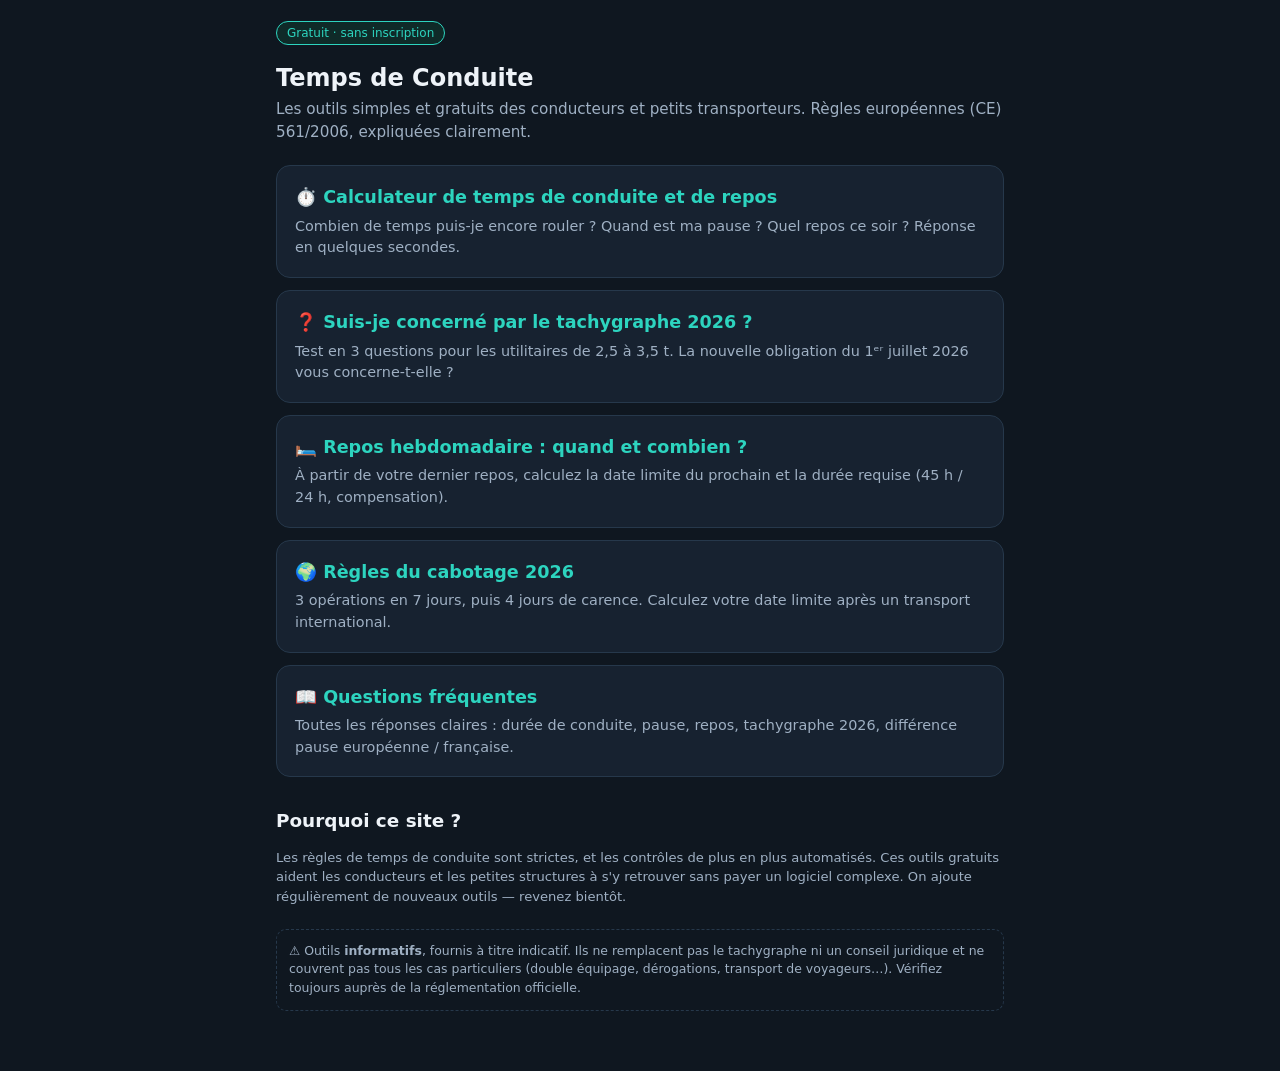
<file: index.html>
<!DOCTYPE html>
<html lang="fr">
<head>
<meta charset="utf-8">
<meta name="viewport" content="width=device-width, initial-scale=1">
<title>Temps de Conduite — outils gratuits pour chauffeurs et petits transporteurs</title>
<meta name="description" content="Outils gratuits pour les conducteurs et petits transporteurs : calculateur de temps de conduite et de repos, test tachygraphe 2026, repos hebdomadaire. Règles UE 561/2006, sans inscription.">
<meta name="google-site-verification" content="m5tZheMPXx12ikkaI63hbiEe6UUxqtiZB9ZfGpmZweg" />
<link rel="canonical" href="https://projet-outils.github.io/temps-de-conduite/">
<meta property="og:type" content="website">
<meta property="og:url" content="https://projet-outils.github.io/temps-de-conduite/">
<meta property="og:title" content="Temps de Conduite — outils gratuits chauffeurs & petits transporteurs">
<meta property="og:description" content="Calculateur de temps de conduite et de repos, test tachygraphe 2026, repos hebdomadaire, cabotage. Règles UE 561/2006. Gratuit, sans inscription.">
<meta property="og:image" content="https://projet-outils.github.io/temps-de-conduite/og.png">
<meta name="twitter:card" content="summary_large_image">
<link rel="stylesheet" href="style.css">
</head>
<body>
<div class="wrap">
  <span class="badge">Gratuit · sans inscription</span>
  <h1>Temps de Conduite</h1>
  <p class="sub">Les outils simples et gratuits des conducteurs et petits transporteurs. Règles européennes (CE) 561/2006, expliquées clairement.</p>

  <div class="tools">
    <a class="tool" href="calculateur-temps-conduite/">
      <h3>⏱️ Calculateur de temps de conduite et de repos</h3>
      <p>Combien de temps puis-je encore rouler ? Quand est ma pause ? Quel repos ce soir ? Réponse en quelques secondes.</p>
    </a>
    <a class="tool" href="tachygraphe-2026/">
      <h3>❓ Suis-je concerné par le tachygraphe 2026 ?</h3>
      <p>Test en 3 questions pour les utilitaires de 2,5 à 3,5 t. La nouvelle obligation du 1ᵉʳ juillet 2026 vous concerne-t-elle ?</p>
    </a>
    <a class="tool" href="repos-hebdomadaire/">
      <h3>🛏️ Repos hebdomadaire : quand et combien ?</h3>
      <p>À partir de votre dernier repos, calculez la date limite du prochain et la durée requise (45 h / 24 h, compensation).</p>
    </a>
    <a class="tool" href="cabotage/">
      <h3>🌍 Règles du cabotage 2026</h3>
      <p>3 opérations en 7 jours, puis 4 jours de carence. Calculez votre date limite après un transport international.</p>
    </a>
    <a class="tool" href="faq/">
      <h3>📖 Questions fréquentes</h3>
      <p>Toutes les réponses claires : durée de conduite, pause, repos, tachygraphe 2026, différence pause européenne / française.</p>
    </a>
  </div>

  <h2 class="sec">Pourquoi ce site ?</h2>
  <p class="note">Les règles de temps de conduite sont strictes, et les contrôles de plus en plus automatisés. Ces outils gratuits aident les conducteurs et les petites structures à s'y retrouver sans payer un logiciel complexe. On ajoute régulièrement de nouveaux outils — revenez bientôt.</p>

  <div class="disc">
    ⚠️ Outils <b>informatifs</b>, fournis à titre indicatif. Ils ne remplacent pas le tachygraphe ni un conseil juridique et ne couvrent pas tous les cas particuliers (double équipage, dérogations, transport de voyageurs…). Vérifiez toujours auprès de la réglementation officielle.
  </div>
</div>
<script data-goatcounter="https://tempsdeconduite.goatcounter.com/count" async src="//gc.zgo.at/count.js"></script>
</body>
</html>
</file>
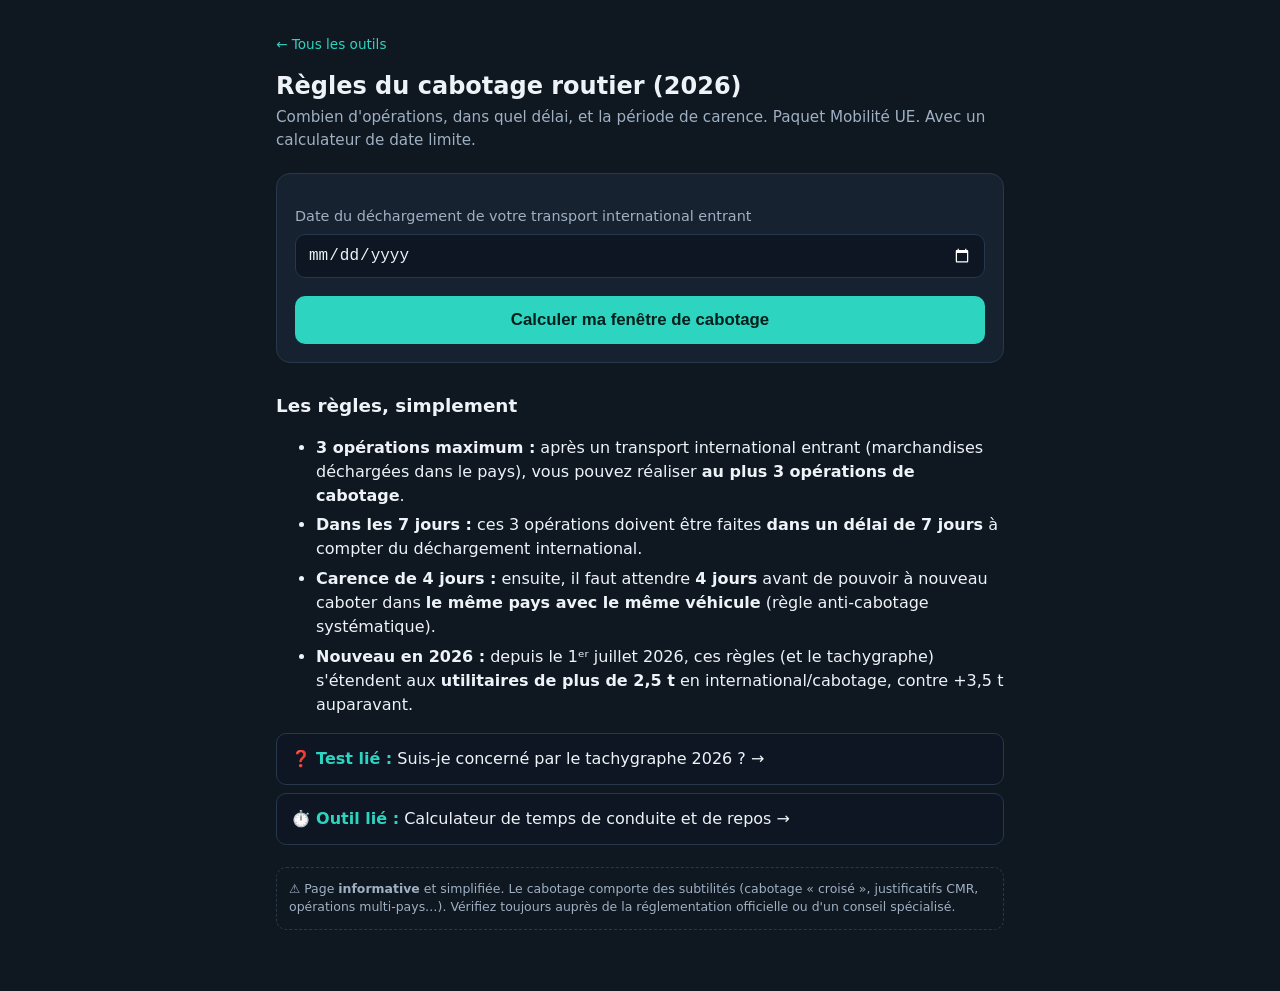
<file: cabotage/index.html>
<!DOCTYPE html>
<html lang="fr">
<head>
<meta charset="utf-8">
<meta name="viewport" content="width=device-width, initial-scale=1">
<title>Règles du cabotage 2026 : 3 opérations, 7 jours, carence 4 jours (calculateur)</title>
<meta name="description" content="Comprendre le cabotage routier en 2026 : maximum 3 opérations dans les 7 jours après un transport international, puis 4 jours de carence. Calculez votre date limite gratuitement. Paquet Mobilité UE.">
<link rel="canonical" href="https://projet-outils.github.io/temps-de-conduite/cabotage/">
<meta property="og:type" content="website">
<meta property="og:url" content="https://projet-outils.github.io/temps-de-conduite/cabotage/">
<meta property="og:title" content="Règles du cabotage 2026 : 3 opérations, 7 jours, carence 4 jours">
<meta property="og:description" content="Comprendre le cabotage routier en 2026 et calculer votre date limite. Paquet Mobilité UE. Gratuit.">
<meta property="og:image" content="https://projet-outils.github.io/temps-de-conduite/og.png">
<meta name="twitter:card" content="summary_large_image">
<link rel="stylesheet" href="../style.css">
</head>
<body>
<div class="wrap">
  <p class="nav"><a href="../">← Tous les outils</a></p>
  <h1>Règles du cabotage routier (2026)</h1>
  <p class="sub">Combien d'opérations, dans quel délai, et la période de carence. Paquet Mobilité UE. Avec un calculateur de date limite.</p>

  <div class="card">
    <label for="dech">Date du déchargement de votre transport international entrant</label>
    <input id="dech" type="date">
    <button class="btn" onclick="calc()">Calculer ma fenêtre de cabotage</button>
    <div id="res" class="res">
      <div id="fin" class="stat" style="margin-top:14px"></div>
      <div id="carence" class="stat"></div>
      <p class="note" id="resume"></p>
    </div>
  </div>

  <h2 class="sec">Les règles, simplement</h2>
  <ul class="rules">
    <li><b>3 opérations maximum :</b> après un transport international entrant (marchandises déchargées dans le pays), vous pouvez réaliser <b>au plus 3 opérations de cabotage</b>.</li>
    <li><b>Dans les 7 jours :</b> ces 3 opérations doivent être faites <b>dans un délai de 7 jours</b> à compter du déchargement international.</li>
    <li><b>Carence de 4 jours :</b> ensuite, il faut attendre <b>4 jours</b> avant de pouvoir à nouveau caboter dans <b>le même pays avec le même véhicule</b> (règle anti-cabotage systématique).</li>
    <li><b>Nouveau en 2026 :</b> depuis le 1ᵉʳ juillet 2026, ces règles (et le tachygraphe) s'étendent aux <b>utilitaires de plus de 2,5 t</b> en international/cabotage, contre +3,5 t auparavant.</li>
  </ul>

  <a class="cross" href="../tachygraphe-2026/">❓ <b>Test lié :</b> Suis-je concerné par le tachygraphe 2026 ? →</a>
  <a class="cross" href="../calculateur-temps-conduite/">⏱️ <b>Outil lié :</b> Calculateur de temps de conduite et de repos →</a>

  <div class="disc">
    ⚠️ Page <b>informative</b> et simplifiée. Le cabotage comporte des subtilités (cabotage « croisé », justificatifs CMR, opérations multi-pays…). Vérifiez toujours auprès de la réglementation officielle ou d'un conseil spécialisé.
  </div>
</div>

<script>
function fmtDate(d){return d.toLocaleDateString('fr-FR',{weekday:'long',day:'numeric',month:'long',year:'numeric'});}
function setStat(id,cls,label,value,sub){
  document.getElementById(id).innerHTML='<div><b>'+label+'</b>'+(sub?'<small>'+sub+'</small>':'')+'</div><div class="v '+cls+'">'+value+'</div>';
}
function calc(){
  var v=document.getElementById('dech').value;
  if(!v){ alert('Indiquez la date de déchargement de votre transport international.'); return; }
  var d=new Date(v+'T12:00:00');
  var fin=new Date(d.getTime()+7*86400000);
  var finCarence=new Date(fin.getTime()+4*86400000);
  setStat('fin','wn','Vos 3 opérations doivent être finies avant le', fmtDate(fin), '7 jours après le déchargement international');
  setStat('carence','ok','Nouveau cabotage possible (même pays/véhicule) à partir du', fmtDate(finCarence), 'Après 4 jours de carence');
  document.getElementById('resume').textContent='➡️ Fenêtre des 3 opérations : du déchargement au '+fmtDate(fin)+'. Puis 4 jours sans caboter dans ce pays avec ce véhicule.';
  document.getElementById('res').classList.add('show');
}
</script>
<script data-goatcounter="https://tempsdeconduite.goatcounter.com/count" async src="//gc.zgo.at/count.js"></script>
</body>
</html>
</file>
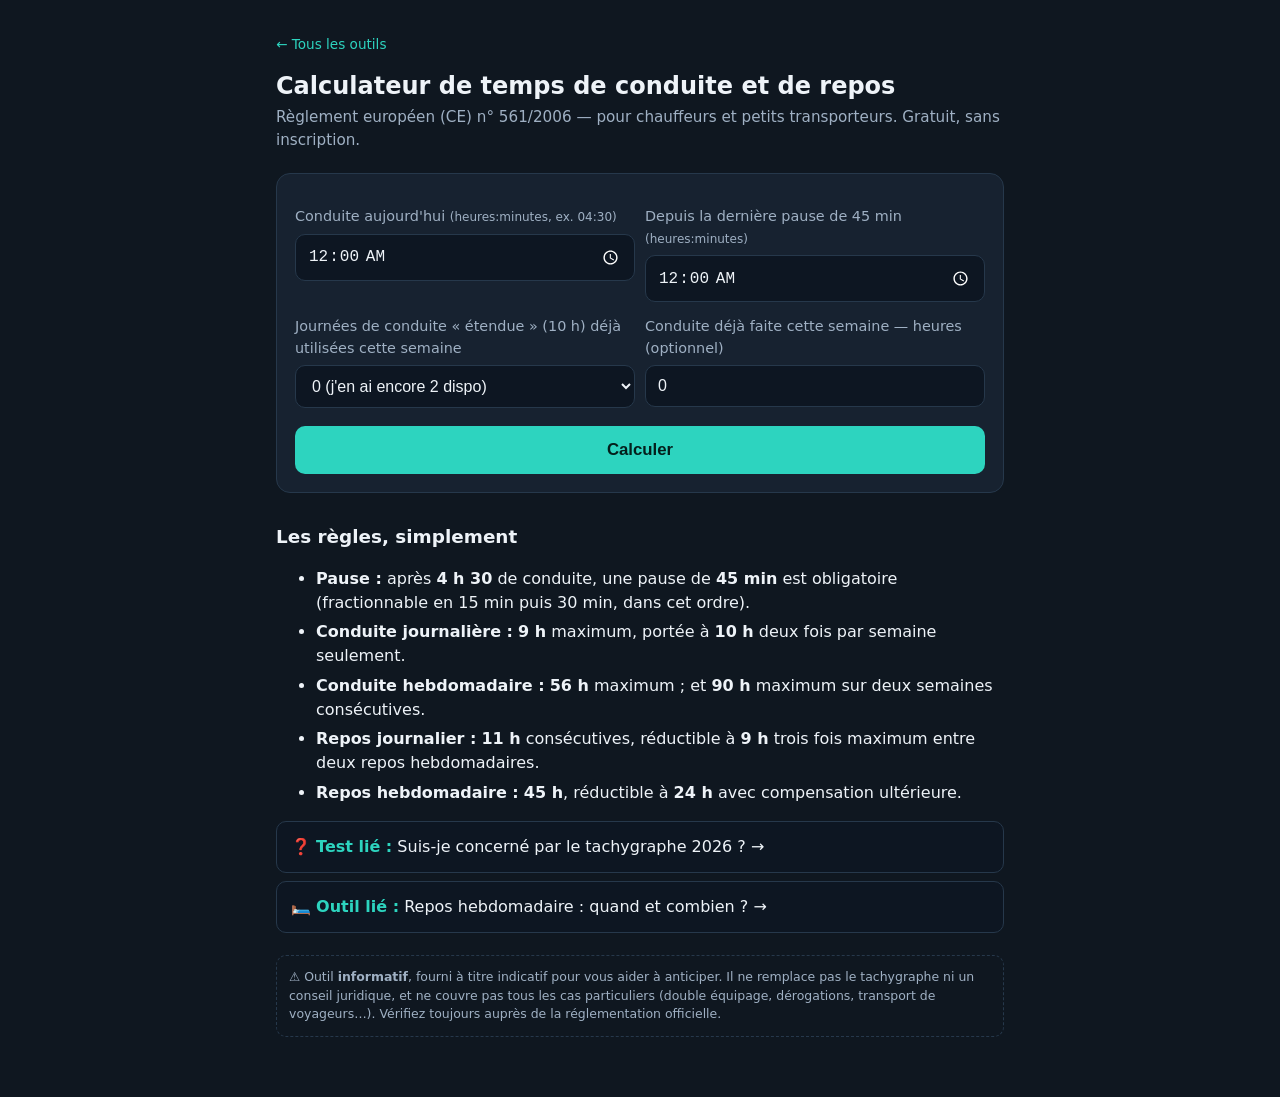
<file: calculateur-temps-conduite/index.html>
<!DOCTYPE html>
<html lang="fr">
<head>
<meta charset="utf-8">
<meta name="viewport" content="width=device-width, initial-scale=1">
<title>Calculateur de temps de conduite et de repos (règles UE 561/2006) — gratuit</title>
<meta name="description" content="Calculez gratuitement votre temps de conduite restant, votre prochaine pause obligatoire et votre repos journalier selon la réglementation européenne 561/2006. Outil simple pour chauffeurs et petits transporteurs.">
<link rel="canonical" href="https://projet-outils.github.io/temps-de-conduite/calculateur-temps-conduite/">
<meta property="og:type" content="website">
<meta property="og:url" content="https://projet-outils.github.io/temps-de-conduite/calculateur-temps-conduite/">
<meta property="og:title" content="Calculateur de temps de conduite et de repos (UE 561/2006)">
<meta property="og:description" content="Combien de temps puis-je encore rouler ? Quand prendre ma pause ? Outil gratuit, sans inscription.">
<meta property="og:image" content="https://projet-outils.github.io/temps-de-conduite/og.png">
<meta name="twitter:card" content="summary_large_image">
<link rel="stylesheet" href="../style.css">
</head>
<body>
<div class="wrap">
  <p class="nav"><a href="../">← Tous les outils</a></p>
  <h1>Calculateur de temps de conduite et de repos</h1>
  <p class="sub">Règlement européen (CE) n° 561/2006 — pour chauffeurs et petits transporteurs. Gratuit, sans inscription.</p>

  <div class="card">
    <div class="row">
      <div class="fld">
        <label for="d">Conduite aujourd'hui <small>(heures:minutes, ex. 04:30)</small></label>
        <input id="d" type="time" value="00:00" step="60">
      </div>
      <div class="fld">
        <label for="c">Depuis la dernière pause de 45 min <small>(heures:minutes)</small></label>
        <input id="c" type="time" value="00:00" step="60">
      </div>
    </div>
    <div class="row">
      <div class="fld">
        <label for="ext">Journées de conduite « étendue » (10 h) déjà utilisées cette semaine</label>
        <select id="ext">
          <option value="0">0 (j'en ai encore 2 dispo)</option>
          <option value="1">1 (encore 1 dispo)</option>
          <option value="2">2 (plus dispo cette semaine)</option>
        </select>
      </div>
      <div class="fld">
        <label for="wk">Conduite déjà faite cette semaine — heures (optionnel)</label>
        <input id="wk" type="number" min="0" max="56" value="0" inputmode="numeric">
      </div>
    </div>
    <button class="btn" onclick="calc()">Calculer</button>
  </div>

  <div id="res" class="res">
    <div class="card">
      <div id="pause" class="stat"></div>
      <div id="jour" class="stat"></div>
      <div id="hebdo" class="stat"></div>
      <div id="repos" class="stat"></div>
      <p class="note" id="resume"></p>
    </div>
  </div>

  <h2 class="sec">Les règles, simplement</h2>
  <ul class="rules">
    <li><b>Pause :</b> après <b>4 h 30</b> de conduite, une pause de <b>45 min</b> est obligatoire (fractionnable en 15 min puis 30 min, dans cet ordre).</li>
    <li><b>Conduite journalière :</b> <b>9 h</b> maximum, portée à <b>10 h</b> deux fois par semaine seulement.</li>
    <li><b>Conduite hebdomadaire :</b> <b>56 h</b> maximum ; et <b>90 h</b> maximum sur deux semaines consécutives.</li>
    <li><b>Repos journalier :</b> <b>11 h</b> consécutives, réductible à <b>9 h</b> trois fois maximum entre deux repos hebdomadaires.</li>
    <li><b>Repos hebdomadaire :</b> <b>45 h</b>, réductible à <b>24 h</b> avec compensation ultérieure.</li>
  </ul>

  <a class="cross" href="../tachygraphe-2026/">❓ <b>Test lié :</b> Suis-je concerné par le tachygraphe 2026 ? →</a>
  <a class="cross" href="../repos-hebdomadaire/">🛏️ <b>Outil lié :</b> Repos hebdomadaire : quand et combien ? →</a>

  <div class="disc">
    ⚠️ Outil <b>informatif</b>, fourni à titre indicatif pour vous aider à anticiper. Il ne remplace pas le tachygraphe ni un conseil juridique, et ne couvre pas tous les cas particuliers (double équipage, dérogations, transport de voyageurs…). Vérifiez toujours auprès de la réglementation officielle.
  </div>
</div>

<script>
function tmin(v){if(!v)return 0;var p=(''+v).split(':');return (parseInt(p[0]||0,10)*60)+parseInt(p[1]||0,10);}
function fmt(min){if(min<0)min=0;var h=Math.floor(min/60),m=min%60;return ((h>0?h+' h ':'')+(m>0||h===0?m+' min':'')).trim();}
function setStat(id,cls,label,value,sub){
  document.getElementById(id).innerHTML='<div><b>'+label+'</b>'+(sub?'<small>'+sub+'</small>':'')+'</div><div class="v '+cls+'">'+value+'</div>';
}
function calc(){
  var jour=tmin(document.getElementById('d').value);
  var cont=tmin(document.getElementById('c').value);
  var ext=parseInt(document.getElementById('ext').value,10);
  var wk=parseInt(document.getElementById('wk').value||0,10)*60;

  var avantPause=270-cont;
  if(avantPause<=0) setStat('pause','bd','Pause obligatoire','MAINTENANT','Vous avez atteint 4 h 30 de conduite continue → 45 min de pause');
  else setStat('pause', avantPause<=45?'wn':'ok','Avant la pause de 45 min', fmt(avantPause), 'Conduite continue restante avant pause obligatoire');

  var limite = ext<2 ? 600 : 540;
  var resteJour = limite-jour;
  var subJour = ext<2 ? 'Limite 9 h, extensible à 10 h ('+(2-ext)+' restante(s) cette semaine)' : 'Limite 9 h (plus d\'extension dispo)';
  setStat('jour', resteJour<=0?'bd':(resteJour<=60?'wn':'ok'), 'Conduite restante aujourd\'hui', resteJour<=0?'0 — limite atteinte':fmt(resteJour), subJour);

  var resteHebdo=3360-(wk+jour);
  setStat('hebdo', resteHebdo<=0?'bd':(resteHebdo<=180?'wn':'ok'), 'Conduite restante cette semaine', resteHebdo<=0?'0 — limite 56 h atteinte':fmt(resteHebdo), 'Plafond hebdomadaire 56 h');

  setStat('repos','ok','Repos journalier requis','11 h','Réductible à 9 h, 3 fois max entre 2 repos hebdo');

  var dispo=Math.max(0,Math.min(resteJour,resteHebdo,avantPause<=0?0:avantPause));
  var resume;
  if(avantPause<=0) resume='➡️ Stop : prenez votre pause de 45 min avant de repartir.';
  else if(dispo<=0) resume='➡️ Vous avez atteint une limite — repos requis avant de reconduire.';
  else resume='➡️ Vous pouvez encore conduire environ '+fmt(dispo)+' avant la prochaine contrainte.';
  document.getElementById('resume').textContent=resume;

  document.getElementById('res').classList.add('show');
  document.getElementById('res').scrollIntoView({behavior:'smooth',block:'start'});
}
</script>
<script data-goatcounter="https://tempsdeconduite.goatcounter.com/count" async src="//gc.zgo.at/count.js"></script>
</body>
</html>
</file>
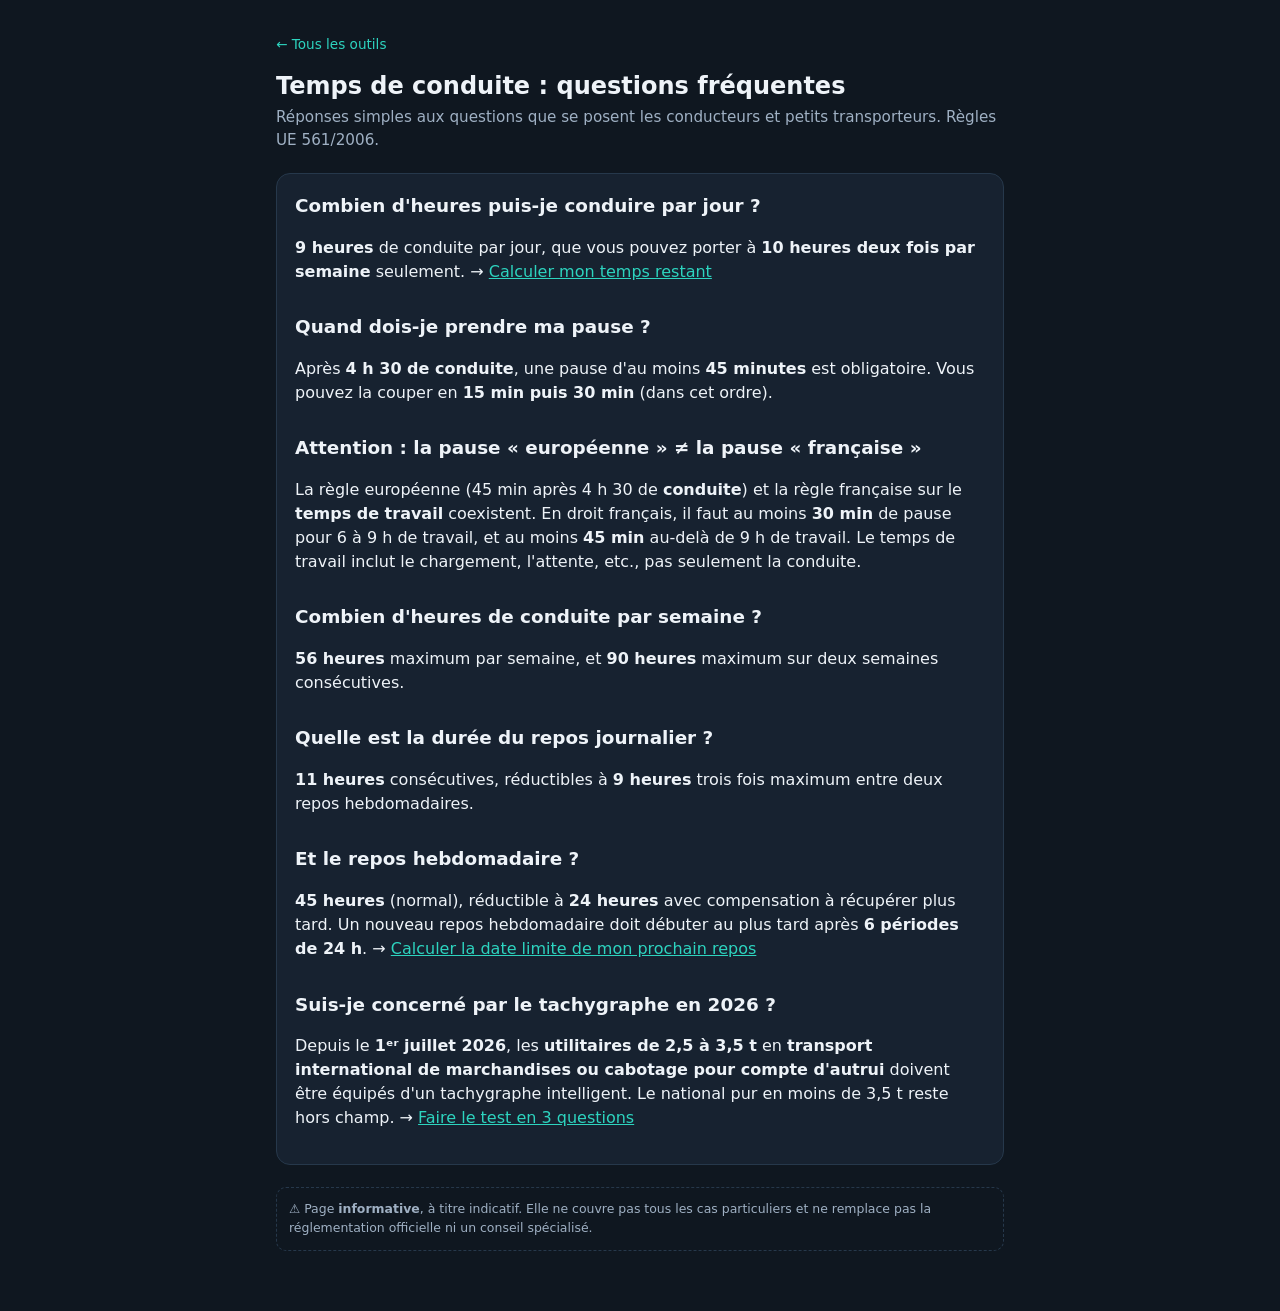
<file: faq/index.html>
<!DOCTYPE html>
<html lang="fr">
<head>
<meta charset="utf-8">
<meta name="viewport" content="width=device-width, initial-scale=1">
<title>Temps de conduite : questions fréquentes (durée, pause, repos, tachygraphe 2026)</title>
<meta name="description" content="Réponses claires aux questions fréquentes sur le temps de conduite : combien d'heures par jour, quand prendre sa pause, durée du repos, tachygraphe 2026, différence pause européenne et française. Règles UE 561/2006.">
<link rel="canonical" href="https://projet-outils.github.io/temps-de-conduite/faq/">
<meta property="og:type" content="website">
<meta property="og:url" content="https://projet-outils.github.io/temps-de-conduite/faq/">
<meta property="og:title" content="Temps de conduite : questions fréquentes (durée, pause, repos, tachy 2026)">
<meta property="og:description" content="Réponses claires aux questions fréquentes sur le temps de conduite. Règles UE 561/2006.">
<meta property="og:image" content="https://projet-outils.github.io/temps-de-conduite/og.png">
<meta name="twitter:card" content="summary_large_image">
<link rel="stylesheet" href="../style.css">
<script type="application/ld+json">
{
  "@context":"https://schema.org",
  "@type":"FAQPage",
  "mainEntity":[
    {"@type":"Question","name":"Combien d'heures puis-je conduire par jour ?","acceptedAnswer":{"@type":"Answer","text":"La conduite journalière est limitée à 9 heures, portée à 10 heures deux fois par semaine maximum."}},
    {"@type":"Question","name":"Quand dois-je prendre ma pause ?","acceptedAnswer":{"@type":"Answer","text":"Après 4 h 30 de conduite, une pause d'au moins 45 minutes est obligatoire. Elle peut être fractionnée en 15 minutes puis 30 minutes, dans cet ordre."}},
    {"@type":"Question","name":"Combien d'heures de conduite par semaine au maximum ?","acceptedAnswer":{"@type":"Answer","text":"56 heures maximum par semaine, et 90 heures maximum sur deux semaines consécutives."}},
    {"@type":"Question","name":"Quelle est la durée du repos journalier ?","acceptedAnswer":{"@type":"Answer","text":"11 heures consécutives, réductibles à 9 heures trois fois maximum entre deux repos hebdomadaires."}},
    {"@type":"Question","name":"Suis-je concerné par le tachygraphe en 2026 ?","acceptedAnswer":{"@type":"Answer","text":"Depuis le 1er juillet 2026, les utilitaires de 2,5 à 3,5 tonnes effectuant du transport international de marchandises ou du cabotage pour compte d'autrui doivent être équipés d'un tachygraphe intelligent. Le transport purement national en véhicule de moins de 3,5 tonnes reste hors champ."}}
  ]
}
</script>
</head>
<body>
<div class="wrap">
  <p class="nav"><a href="../">← Tous les outils</a></p>
  <h1>Temps de conduite : questions fréquentes</h1>
  <p class="sub">Réponses simples aux questions que se posent les conducteurs et petits transporteurs. Règles UE 561/2006.</p>

  <div class="card">
    <h2 class="sec" style="margin-top:0">Combien d'heures puis-je conduire par jour ?</h2>
    <p><b>9 heures</b> de conduite par jour, que vous pouvez porter à <b>10 heures deux fois par semaine</b> seulement. → <a href="../calculateur-temps-conduite/">Calculer mon temps restant</a></p>

    <h2 class="sec">Quand dois-je prendre ma pause ?</h2>
    <p>Après <b>4 h 30 de conduite</b>, une pause d'au moins <b>45 minutes</b> est obligatoire. Vous pouvez la couper en <b>15 min puis 30 min</b> (dans cet ordre).</p>

    <h2 class="sec">Attention : la pause « européenne » ≠ la pause « française »</h2>
    <p>La règle européenne (45 min après 4 h 30 de <b>conduite</b>) et la règle française sur le <b>temps de travail</b> coexistent. En droit français, il faut au moins <b>30 min</b> de pause pour 6 à 9 h de travail, et au moins <b>45 min</b> au-delà de 9 h de travail. Le temps de travail inclut le chargement, l'attente, etc., pas seulement la conduite.</p>

    <h2 class="sec">Combien d'heures de conduite par semaine ?</h2>
    <p><b>56 heures</b> maximum par semaine, et <b>90 heures</b> maximum sur deux semaines consécutives.</p>

    <h2 class="sec">Quelle est la durée du repos journalier ?</h2>
    <p><b>11 heures</b> consécutives, réductibles à <b>9 heures</b> trois fois maximum entre deux repos hebdomadaires.</p>

    <h2 class="sec">Et le repos hebdomadaire ?</h2>
    <p><b>45 heures</b> (normal), réductible à <b>24 heures</b> avec compensation à récupérer plus tard. Un nouveau repos hebdomadaire doit débuter au plus tard après <b>6 périodes de 24 h</b>. → <a href="../repos-hebdomadaire/">Calculer la date limite de mon prochain repos</a></p>

    <h2 class="sec">Suis-je concerné par le tachygraphe en 2026 ?</h2>
    <p>Depuis le <b>1ᵉʳ juillet 2026</b>, les <b>utilitaires de 2,5 à 3,5 t</b> en <b>transport international de marchandises ou cabotage pour compte d'autrui</b> doivent être équipés d'un tachygraphe intelligent. Le national pur en moins de 3,5 t reste hors champ. → <a href="../tachygraphe-2026/">Faire le test en 3 questions</a></p>
  </div>

  <div class="disc">
    ⚠️ Page <b>informative</b>, à titre indicatif. Elle ne couvre pas tous les cas particuliers et ne remplace pas la réglementation officielle ni un conseil spécialisé.
  </div>
</div>
<script data-goatcounter="https://tempsdeconduite.goatcounter.com/count" async src="//gc.zgo.at/count.js"></script>
</body>
</html>
</file>
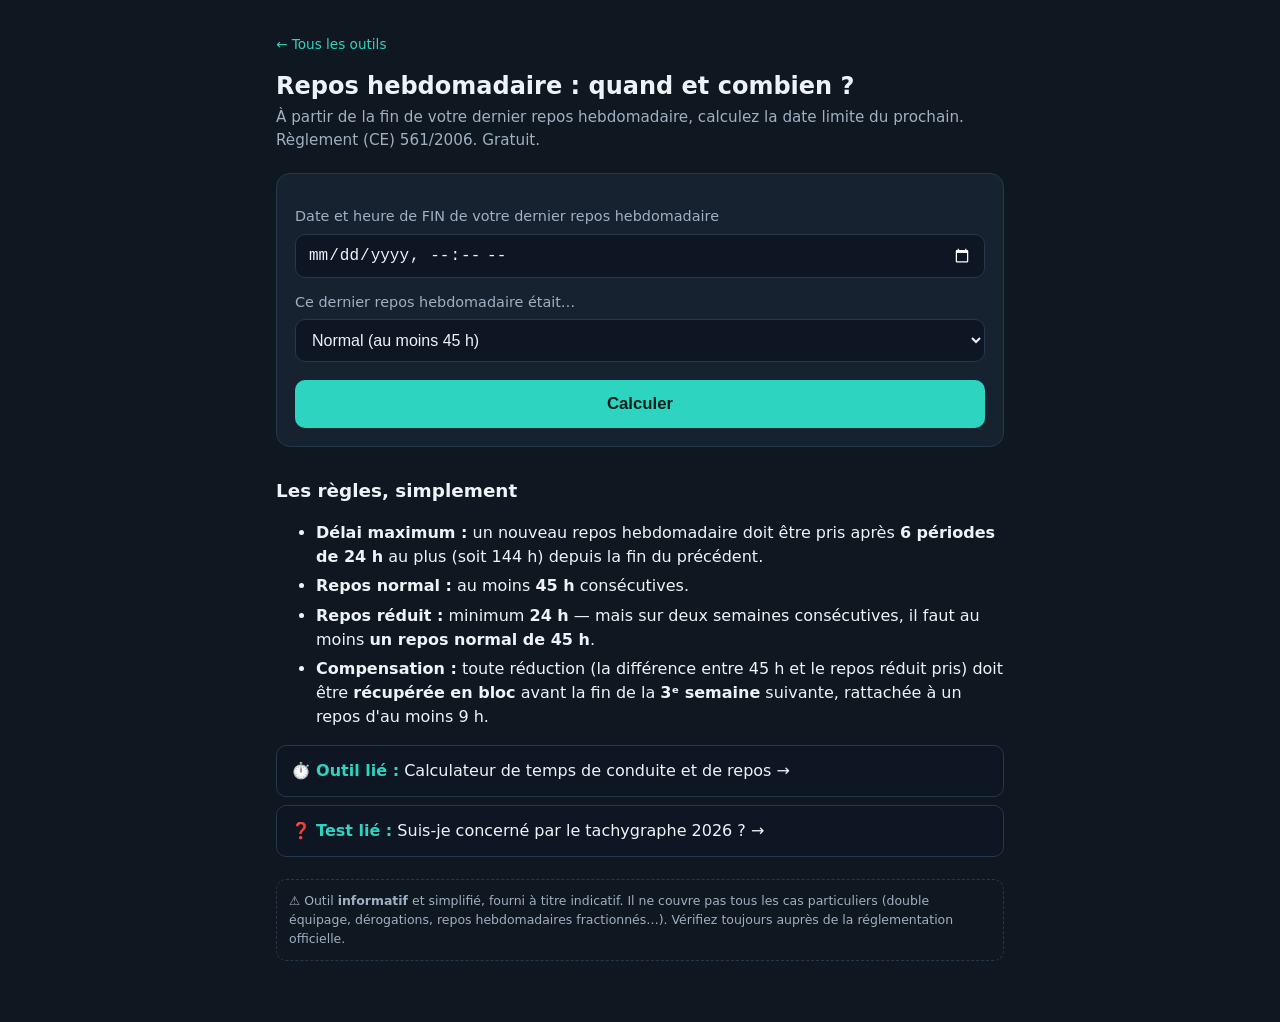
<file: repos-hebdomadaire/index.html>
<!DOCTYPE html>
<html lang="fr">
<head>
<meta charset="utf-8">
<meta name="viewport" content="width=device-width, initial-scale=1">
<title>Repos hebdomadaire : quand et combien ? (règles UE 561/2006) — calculateur gratuit</title>
<meta name="description" content="Calculez gratuitement la date limite de votre prochain repos hebdomadaire (maximum 6 périodes de 24 h) et la durée requise : 45 h normal, 24 h réduit avec compensation. Règles UE 561/2006.">
<link rel="canonical" href="https://projet-outils.github.io/temps-de-conduite/repos-hebdomadaire/">
<meta property="og:type" content="website">
<meta property="og:url" content="https://projet-outils.github.io/temps-de-conduite/repos-hebdomadaire/">
<meta property="og:title" content="Repos hebdomadaire : quand et combien ? (UE 561/2006)">
<meta property="og:description" content="Calculez la date limite de votre prochain repos hebdomadaire et la durée requise. Outil gratuit.">
<meta property="og:image" content="https://projet-outils.github.io/temps-de-conduite/og.png">
<meta name="twitter:card" content="summary_large_image">
<link rel="stylesheet" href="../style.css">
</head>
<body>
<div class="wrap">
  <p class="nav"><a href="../">← Tous les outils</a></p>
  <h1>Repos hebdomadaire : quand et combien ?</h1>
  <p class="sub">À partir de la fin de votre dernier repos hebdomadaire, calculez la date limite du prochain. Règlement (CE) 561/2006. Gratuit.</p>

  <div class="card">
    <label for="fin">Date et heure de FIN de votre dernier repos hebdomadaire</label>
    <input id="fin" type="datetime-local">
    <label for="type">Ce dernier repos hebdomadaire était…</label>
    <select id="type">
      <option value="normal">Normal (au moins 45 h)</option>
      <option value="reduit">Réduit (entre 24 h et 45 h)</option>
    </select>
    <button class="btn" onclick="calc()">Calculer</button>
  </div>

  <div id="res" class="res">
    <div class="card">
      <div id="deadline" class="stat"></div>
      <div id="duree" class="stat"></div>
      <div id="comp" class="stat"></div>
      <p class="note" id="resume"></p>
    </div>
  </div>

  <h2 class="sec">Les règles, simplement</h2>
  <ul class="rules">
    <li><b>Délai maximum :</b> un nouveau repos hebdomadaire doit être pris après <b>6 périodes de 24 h</b> au plus (soit 144 h) depuis la fin du précédent.</li>
    <li><b>Repos normal :</b> au moins <b>45 h</b> consécutives.</li>
    <li><b>Repos réduit :</b> minimum <b>24 h</b> — mais sur deux semaines consécutives, il faut au moins <b>un repos normal de 45 h</b>.</li>
    <li><b>Compensation :</b> toute réduction (la différence entre 45 h et le repos réduit pris) doit être <b>récupérée en bloc</b> avant la fin de la <b>3ᵉ semaine</b> suivante, rattachée à un repos d'au moins 9 h.</li>
  </ul>

  <a class="cross" href="../calculateur-temps-conduite/">⏱️ <b>Outil lié :</b> Calculateur de temps de conduite et de repos →</a>
  <a class="cross" href="../tachygraphe-2026/">❓ <b>Test lié :</b> Suis-je concerné par le tachygraphe 2026 ? →</a>

  <div class="disc">
    ⚠️ Outil <b>informatif</b> et simplifié, fourni à titre indicatif. Il ne couvre pas tous les cas particuliers (double équipage, dérogations, repos hebdomadaires fractionnés…). Vérifiez toujours auprès de la réglementation officielle.
  </div>
</div>

<script>
function setStat(id,cls,label,value,sub){
  document.getElementById(id).innerHTML='<div><b>'+label+'</b>'+(sub?'<small>'+sub+'</small>':'')+'</div><div class="v '+cls+'">'+value+'</div>';
}
function calc(){
  var v=document.getElementById('fin').value;
  if(!v){ alert('Indiquez la date et l\'heure de fin de votre dernier repos hebdomadaire.'); return; }
  var start=new Date(v);
  var deadline=new Date(start.getTime()+144*3600*1000); // 6 x 24 h
  var opts={weekday:'long',day:'numeric',month:'long',hour:'2-digit',minute:'2-digit'};
  var txt=deadline.toLocaleString('fr-FR',opts);

  setStat('deadline','wn','Prochain repos hebdo au plus tard', txt, 'Au maximum 6 périodes de 24 h après la fin du précédent');

  var type=document.getElementById('type').value;
  if(type==='reduit'){
    setStat('duree','ok','Durée du prochain repos','45 h','Après un repos réduit, le suivant doit être normal (45 h) sur 2 semaines consécutives');
    setStat('comp','wn','Compensation due','Oui','La réduction (45 h − durée prise) est à récupérer en bloc avant la fin de la 3ᵉ semaine suivante');
  } else {
    setStat('duree','ok','Durée minimale','24 h ou 45 h','45 h (normal) ou 24 h (réduit, à compenser)');
    setStat('comp','ok','Compensation due','Non','Le dernier repos était normal');
  }

  // jours/heures restants
  var now=new Date();
  var ms=deadline-now;
  var resume;
  if(isNaN(start.getTime())){ resume=''; }
  else if(ms<=0){ resume='➡️ Le délai est dépassé : un repos hebdomadaire est requis dès que possible.'; }
  else {
    var h=Math.floor(ms/3600000); var d=Math.floor(h/24); var hr=h%24;
    resume='➡️ Il vous reste environ '+(d>0?d+' j ':'')+hr+' h avant la date limite.';
  }
  document.getElementById('resume').textContent=resume;

  document.getElementById('res').classList.add('show');
  document.getElementById('res').scrollIntoView({behavior:'smooth',block:'start'});
}
</script>
<script data-goatcounter="https://tempsdeconduite.goatcounter.com/count" async src="//gc.zgo.at/count.js"></script>
</body>
</html>
</file>
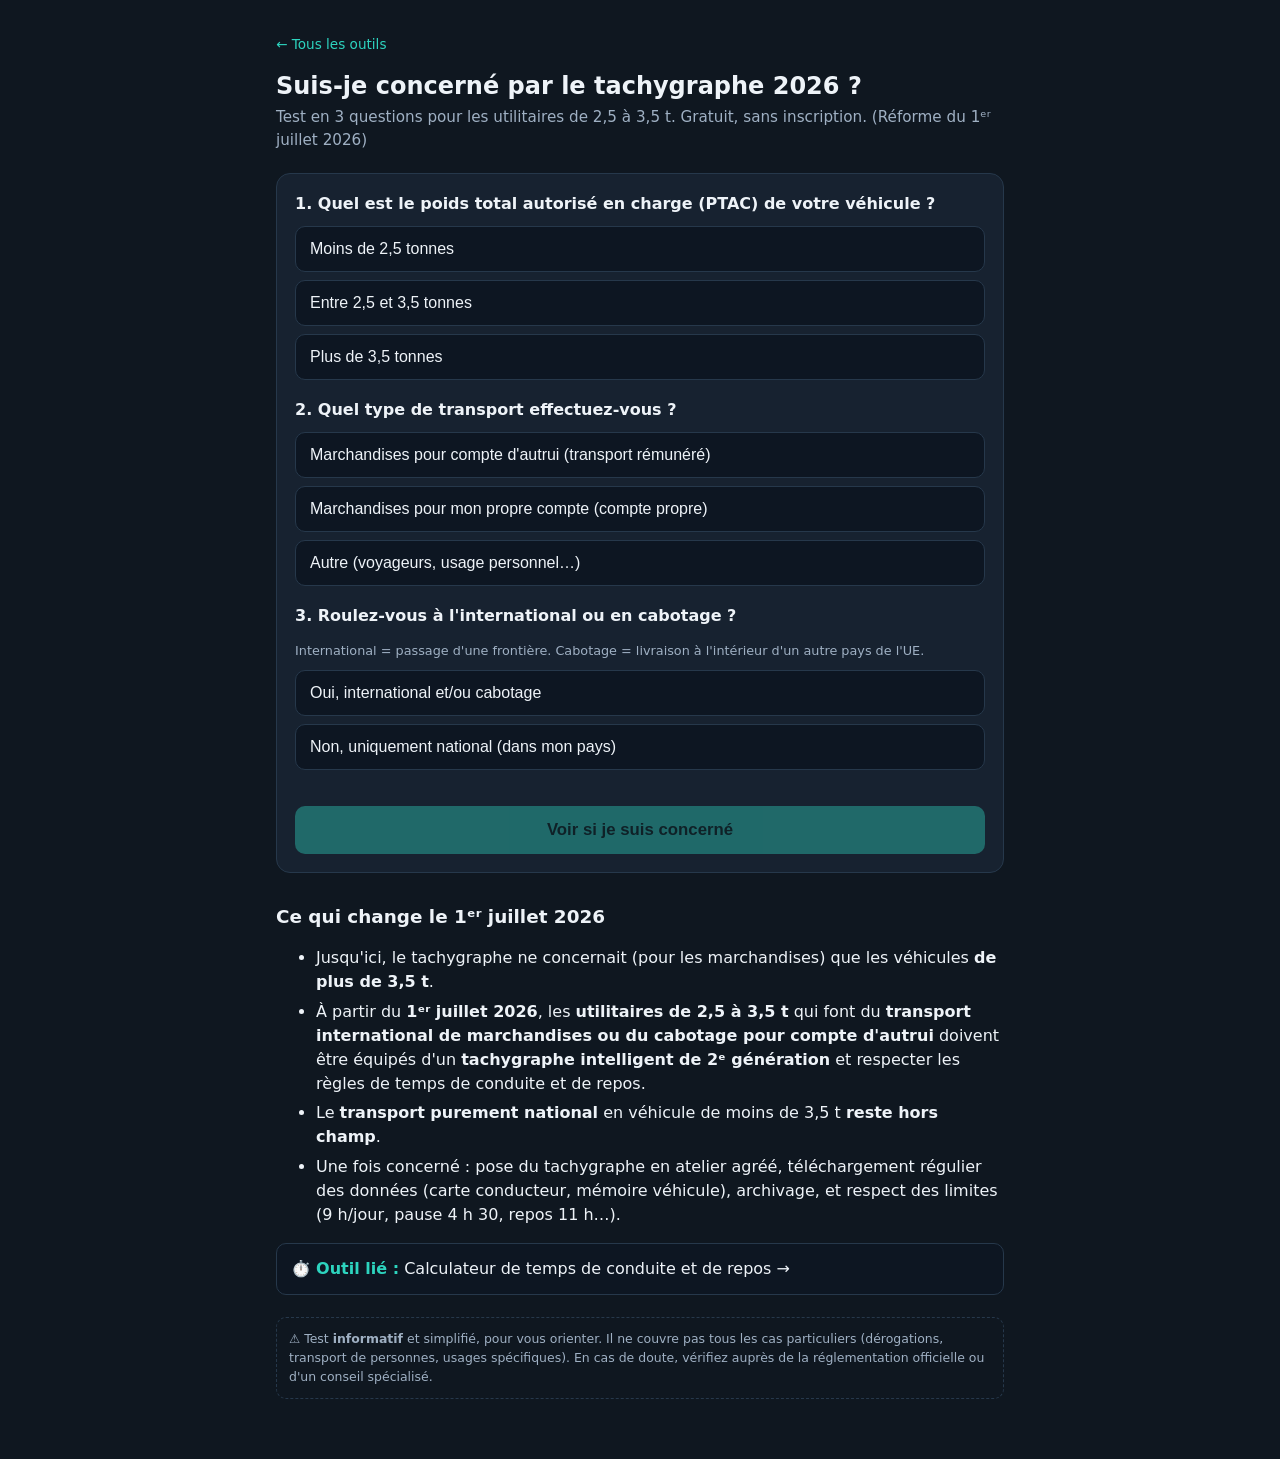
<file: tachygraphe-2026/index.html>
<!DOCTYPE html>
<html lang="fr">
<head>
<meta charset="utf-8">
<meta name="viewport" content="width=device-width, initial-scale=1">
<title>Suis-je concerné par le tachygraphe 2026 ? (utilitaires 2,5–3,5 t) — test gratuit</title>
<meta name="description" content="Test gratuit en 3 questions : votre véhicule utilitaire est-il soumis à l'obligation de tachygraphe au 1er juillet 2026 ? Règle pour les vans 2,5–3,5 t en transport international ou cabotage.">
<link rel="canonical" href="https://projet-outils.github.io/temps-de-conduite/tachygraphe-2026/">
<meta property="og:type" content="website">
<meta property="og:url" content="https://projet-outils.github.io/temps-de-conduite/tachygraphe-2026/">
<meta property="og:title" content="Suis-je concerné par le tachygraphe 2026 ? (test gratuit)">
<meta property="og:description" content="Test en 3 questions pour les utilitaires 2,5–3,5 t. L'obligation du 1er juillet 2026 vous concerne-t-elle ?">
<meta property="og:image" content="https://projet-outils.github.io/temps-de-conduite/og.png">
<meta name="twitter:card" content="summary_large_image">
<link rel="stylesheet" href="../style.css">
</head>
<body>
<div class="wrap">
  <p class="nav"><a href="../">← Tous les outils</a></p>
  <h1>Suis-je concerné par le tachygraphe 2026 ?</h1>
  <p class="sub">Test en 3 questions pour les utilitaires de 2,5 à 3,5 t. Gratuit, sans inscription. (Réforme du 1ᵉʳ juillet 2026)</p>

  <div class="card" id="form">
    <div class="step">
      <p class="q">1. Quel est le poids total autorisé en charge (PTAC) de votre véhicule ?</p>
      <div class="opts" data-q="poids">
        <button class="opt" data-v="moins25">Moins de 2,5 tonnes</button>
        <button class="opt" data-v="entre">Entre 2,5 et 3,5 tonnes</button>
        <button class="opt" data-v="plus35">Plus de 3,5 tonnes</button>
      </div>
    </div>
    <div class="step">
      <p class="q">2. Quel type de transport effectuez-vous ?</p>
      <div class="opts" data-q="type">
        <button class="opt" data-v="autrui">Marchandises pour compte d'autrui (transport rémunéré)</button>
        <button class="opt" data-v="propre">Marchandises pour mon propre compte (compte propre)</button>
        <button class="opt" data-v="autre">Autre (voyageurs, usage personnel…)</button>
      </div>
    </div>
    <div class="step">
      <p class="q">3. Roulez-vous à l'international ou en cabotage ?</p>
      <small>International = passage d'une frontière. Cabotage = livraison à l'intérieur d'un autre pays de l'UE.</small>
      <div class="opts" data-q="zone" style="margin-top:8px">
        <button class="opt" data-v="inter">Oui, international et/ou cabotage</button>
        <button class="opt" data-v="national">Non, uniquement national (dans mon pays)</button>
      </div>
    </div>
    <button class="btn" id="go" disabled onclick="verdict()">Voir si je suis concerné</button>
  </div>

  <div class="verdict" id="verdict"></div>

  <h2 class="sec">Ce qui change le 1ᵉʳ juillet 2026</h2>
  <ul class="rules">
    <li>Jusqu'ici, le tachygraphe ne concernait (pour les marchandises) que les véhicules <b>de plus de 3,5 t</b>.</li>
    <li>À partir du <b>1ᵉʳ juillet 2026</b>, les <b>utilitaires de 2,5 à 3,5 t</b> qui font du <b>transport international de marchandises ou du cabotage pour compte d'autrui</b> doivent être équipés d'un <b>tachygraphe intelligent de 2ᵉ génération</b> et respecter les règles de temps de conduite et de repos.</li>
    <li>Le <b>transport purement national</b> en véhicule de moins de 3,5 t <b>reste hors champ</b>.</li>
    <li>Une fois concerné : pose du tachygraphe en atelier agréé, téléchargement régulier des données (carte conducteur, mémoire véhicule), archivage, et respect des limites (9 h/jour, pause 4 h 30, repos 11 h…).</li>
  </ul>

  <a class="cross" href="../calculateur-temps-conduite/">⏱️ <b>Outil lié :</b> Calculateur de temps de conduite et de repos →</a>

  <div class="disc">
    ⚠️ Test <b>informatif</b> et simplifié, pour vous orienter. Il ne couvre pas tous les cas particuliers (dérogations, transport de personnes, usages spécifiques). En cas de doute, vérifiez auprès de la réglementation officielle ou d'un conseil spécialisé.
  </div>
</div>

<script>
var ans={poids:null,type:null,zone:null};
document.querySelectorAll('.opts').forEach(function(group){
  group.addEventListener('click',function(e){
    var b=e.target.closest('.opt'); if(!b)return;
    var q=group.getAttribute('data-q');
    group.querySelectorAll('.opt').forEach(function(o){o.classList.remove('sel');});
    b.classList.add('sel');
    ans[q]=b.getAttribute('data-v');
    document.getElementById('go').disabled=!(ans.poids&&ans.type&&ans.zone);
  });
});

function show(cls,title,lines){
  var v=document.getElementById('verdict');
  v.className='verdict show '+cls;
  v.innerHTML='<h2>'+title+'</h2><ul>'+lines.map(function(l){return '<li>'+l+'</li>';}).join('')+'</ul>';
  v.scrollIntoView({behavior:'smooth',block:'start'});
}

function verdict(){
  if(ans.poids==='moins25'){
    return show('v-good','Non concerné',[
      'Votre véhicule fait <b>moins de 2,5 t</b> : il reste <b>sous le seuil</b> de la nouvelle obligation, même à l\'international.',
      'Rien à installer au titre de la réforme 2026.']);
  }
  if(ans.poids==='plus35'){
    return show('v-info','Déjà soumis (avant 2026)',[
      'Un véhicule de <b>plus de 3,5 t</b> en transport de marchandises est <b>déjà soumis</b> au tachygraphe et aux règles de temps de conduite, indépendamment de la réforme 2026.',
      'Le changement de juillet 2026 vise surtout les utilitaires plus légers — vous, vous êtes déjà dans le cadre.']);
  }
  if(ans.type!=='autrui'){
    return show('v-good','A priori non concerné',[
      'La nouvelle obligation vise le <b>transport de marchandises pour compte d\'autrui</b> (rémunéré). Votre cas (compte propre / autre) n\'entre en principe pas dans ce champ précis.',
      '⚠️ Des règles particulières peuvent s\'appliquer selon votre activité — à vérifier si vous avez un doute.']);
  }
  if(ans.zone==='inter'){
    return show('v-bad','Oui, vous êtes concerné',[
      'Utilitaire <b>2,5–3,5 t</b> + <b>marchandises pour compte d\'autrui</b> + <b>international ou cabotage</b> → soumis à l\'obligation <b>dès le 1ᵉʳ juillet 2026</b>.',
      'À prévoir : <b>tachygraphe intelligent 2</b> posé en atelier agréé, téléchargement et archivage réguliers des données, et respect des temps de conduite/repos.',
      'Anticipez : prenez rendez-vous en atelier tôt, et formez vos conducteurs aux règles.']);
  }
  return show('v-good','Non concerné par l\'obligation 2026',[
    'Utilitaire 2,5–3,5 t mais <b>uniquement en transport national</b> : la nouvelle obligation tachygraphe <b>ne s\'applique pas</b> (le national en moins de 3,5 t reste hors champ).',
    'Attention : si vous commencez un jour l\'international ou le cabotage, vous y serez soumis.']);
}
</script>
<script data-goatcounter="https://tempsdeconduite.goatcounter.com/count" async src="//gc.zgo.at/count.js"></script>
</body>
</html>
</file>
<file: style.css>
:root{
  --bg:#0f1720; --card:#172230; --ink:#eef3f8; --muted:#9fb0c3;
  --accent:#2dd4bf; --warn:#f59e0b; --bad:#ef4444; --good:#22c55e; --line:#26384b;
}
*{box-sizing:border-box}
html{color-scheme:dark}
body{margin:0;font-family:system-ui,-apple-system,Segoe UI,Roboto,sans-serif;background:var(--bg);color:var(--ink);line-height:1.5}
.wrap{max-width:760px;margin:0 auto;padding:20px 16px 60px}
a{color:var(--accent)}
.nav{font-size:.85rem;color:var(--muted);margin-bottom:14px}
.nav a{text-decoration:none}
h1{font-size:1.5rem;margin:.2em 0 .1em}
.sub{color:var(--muted);margin:0 0 1.4em;font-size:.95rem}
.card{background:var(--card);border:1px solid var(--line);border-radius:14px;padding:18px;margin-bottom:16px}
label{display:block;font-size:.9rem;color:var(--muted);margin:14px 0 6px}
.row{display:flex;gap:10px;flex-wrap:wrap}
.row .fld{flex:1;min-width:120px}
input,select{width:100%;background:#0d1622;border:1px solid var(--line);color:var(--ink);border-radius:10px;padding:11px 12px;font-size:1rem}
input:focus,select:focus{outline:2px solid var(--accent);border-color:transparent}
.btn{margin-top:18px;width:100%;background:var(--accent);color:#04201c;border:0;border-radius:10px;padding:14px;font-size:1.05rem;font-weight:700;cursor:pointer}
.btn:active{transform:translateY(1px)}
.btn:disabled{opacity:.4;cursor:not-allowed}
.res{display:none;margin-top:4px}
.res.show{display:block}
.stat{display:flex;justify-content:space-between;align-items:center;gap:12px;padding:13px 14px;border-radius:10px;background:#0d1622;border:1px solid var(--line);margin-bottom:10px}
.stat .v{font-weight:800;font-size:1.15rem;white-space:nowrap}
.stat small{display:block;color:var(--muted);font-weight:400;font-size:.78rem}
.ok{color:var(--good)} .wn{color:var(--warn)} .bd{color:var(--bad)}
.note{font-size:.82rem;color:var(--muted)}
.q{font-weight:600;margin:0 0 10px}
.opts{display:flex;flex-direction:column;gap:8px}
.opt{display:block;width:100%;text-align:left;background:#0d1622;border:1px solid var(--line);color:var(--ink);border-radius:10px;padding:13px 14px;font-size:1rem;cursor:pointer}
.opt:hover{border-color:var(--accent)}
.opt.sel{border-color:var(--accent);background:#0f2a28}
.step{margin-bottom:18px}
.step small{color:var(--muted);font-size:.8rem}
.verdict{display:none;border-radius:14px;padding:18px;margin-bottom:16px;border:1px solid var(--line)}
.verdict.show{display:block}
.verdict h2{margin:.1em 0 .4em;font-size:1.25rem}
.v-bad{background:#2a1416;border-color:var(--bad)} .v-bad h2{color:var(--bad)}
.v-good{background:#0f2a18;border-color:var(--good)} .v-good h2{color:var(--good)}
.v-info{background:#1a2233;border-color:var(--accent)} .v-info h2{color:var(--accent)}
.verdict ul{margin:.4em 0 0;padding-left:1.1em} .verdict li{margin:.3em 0}
h2.sec{font-size:1.15rem;margin:1.6em 0 .4em}
.rules li{margin:.35em 0}
details{margin-top:10px;border-top:1px solid var(--line);padding-top:12px}
summary{cursor:pointer;font-weight:600}
.cross{display:block;margin-top:8px;background:#0d1622;border:1px solid var(--line);border-radius:10px;padding:13px 14px;text-decoration:none;color:var(--ink)}
.cross b{color:var(--accent)}
.disc{font-size:.78rem;color:var(--muted);border:1px dashed var(--line);border-radius:10px;padding:12px;margin-top:22px}
/* home */
.tools{display:grid;gap:12px}
.tool{display:block;background:var(--card);border:1px solid var(--line);border-radius:14px;padding:18px;text-decoration:none;color:var(--ink)}
.tool:hover{border-color:var(--accent)}
.tool h3{margin:0 0 .3em;font-size:1.1rem;color:var(--accent)}
.tool p{margin:0;color:var(--muted);font-size:.9rem}
.badge{display:inline-block;background:#0f2a28;border:1px solid var(--accent);color:var(--accent);border-radius:999px;padding:2px 10px;font-size:.75rem;margin-bottom:10px}
</file>
